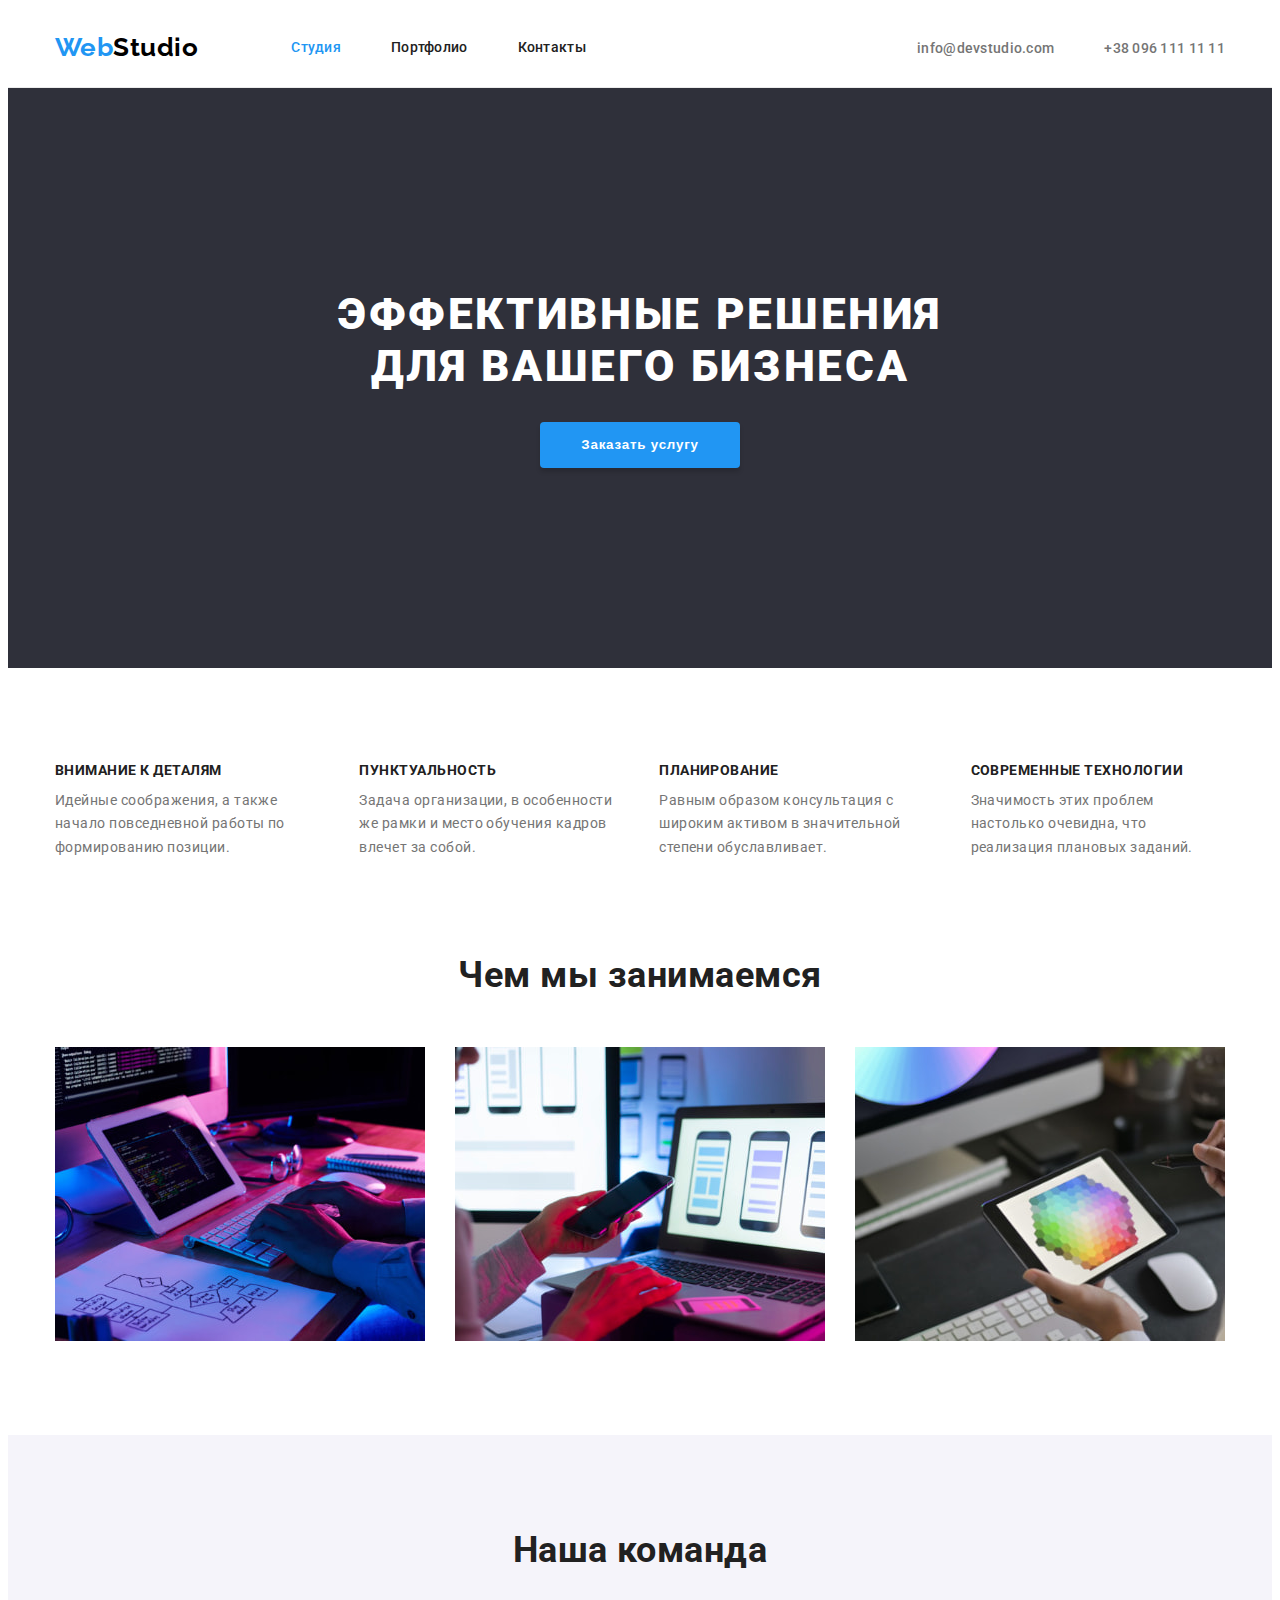
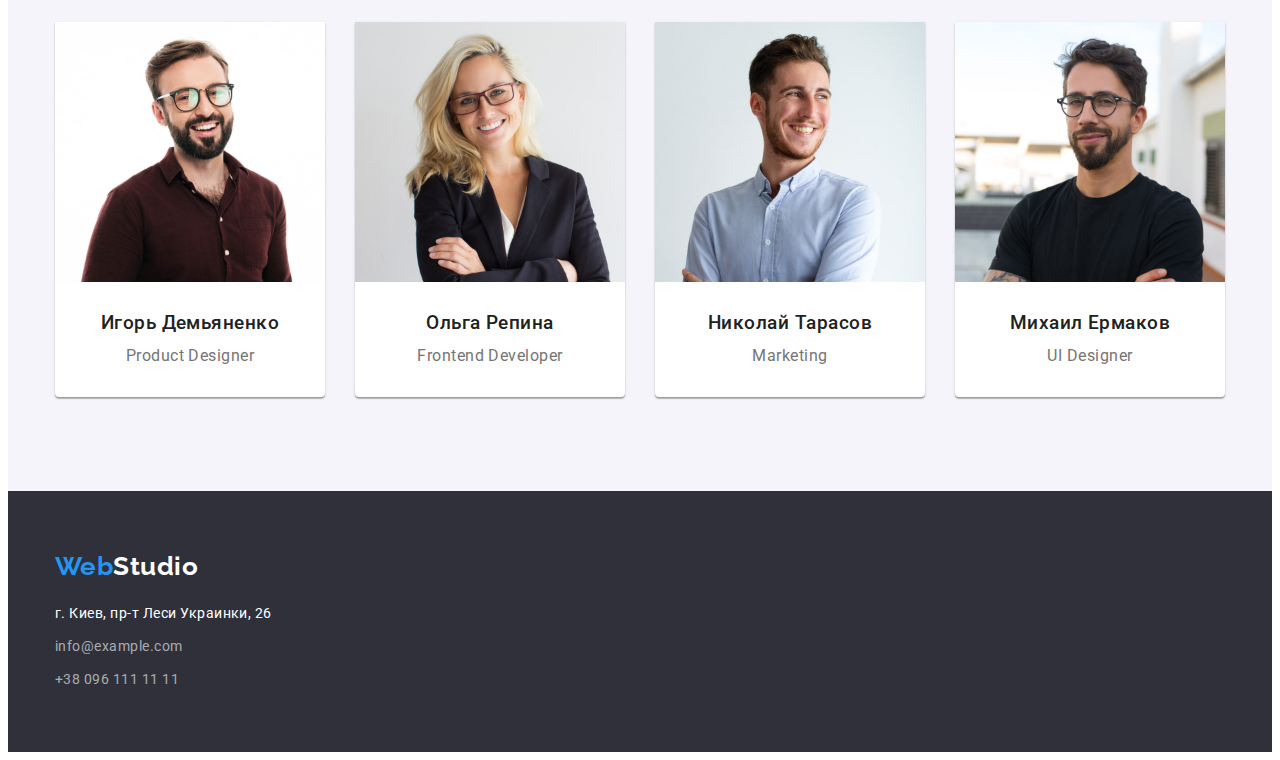
<file: index.html>
<!DOCTYPE html>
<html lang="ru">
  <head>
    <meta charset="UTF-8" />
    <meta http-equiv="X-UA-Compatible" content="IE=edge" />
    <meta name="viewport" content="width=device-width, initial-scale=1.0" />
    <title>WebStudio</title>
    <link
      rel="stylesheet"
      href="https://cdnjs.cloudflare.com/ajax/libs/modern-normalize/1.1.0/modern-normalize.min.css"
      integrity="sha512-wpPYUAdjBVSE4KJnH1VR1HeZfpl1ub8YT/NKx4PuQ5NmX2tKuGu6U/JRp5y+Y8XG2tV+wKQpNHVUX03MfMFn9Q=="
      crossorigin="anonymous"
      referrerpolicy="no-referrer"
    />
    <link rel="stylesheet" href="./css/styles.css" />
    <link rel="preconnect" href="https://fonts.googleapis.com" />
    <link rel="preconnect" href="https://fonts.gstatic.com" crossorigin />
    <link
      href="https://fonts.googleapis.com/css2?family=Raleway:wght@700&family=Roboto:wght@400;500;700;900&display=swap"
      rel="stylesheet"
    />
  </head>

  <body>
    <!-- Шапка сайту -->
    <header class="header">
      <div class="container main">
        <a lang="en" class="logo" href="./index.html"><span class="accent">Web</span>Studio</a>
        <nav>
          <ul class="site-nav">
            <li class="item"><a class="link corrent" href="./index.html">Студия</a></li>
            <li class="item"><a class="link" href="./portfolio.html">Портфолио</a></li>
            <li class="item"><a class="link" href="/">Контакты</a></li>
          </ul>
        </nav>
        <ul class="adr-nav">
          <li class="item">
            <a class="e-mail" href="mailto:info@devstudio.com">info@devstudio.com</a>
          </li>
          <li class="item"><a class="tel" href="tel:+380961111111">+38 096 111 11 11</a></li>
        </ul>
      </div>
    </header>
    <!-- Герой -->
    <main>
      <section class="section hero">
        <div class="container flex">
          <h1 class="hero-title">Эффективные решения для вашего бизнеса</h1>
          <button type="button" class="hero-btn">Заказать услугу</button>
        </div>
      </section>
      <!-- Особливості -->
      <section class="section">
        <div class="container">
          <h2 class="features-title">Особенности</h2>
          <ul class="features">
            <li class="item">
              <h3 class="features-subtitle">Внимание к деталям</h3>
              <p class="text">
                Идейные соображения, а также начало повседневной работы по формированию позиции.
              </p>
            </li>

            <li class="item">
              <h3 class="features-subtitle">Пунктуальность</h3>
              <p class="text">
                Задача организации, в особенности же рамки и место обучения кадров влечет за собой.
              </p>
            </li>
            <li class="item">
              <h3 class="features-subtitle">Планирование</h3>
              <p class="text">
                Равным образом консультация с широким активом в значительной степени обуславливает.
              </p>
            </li>
            <li class="item">
              <h3 class="features-subtitle">Современные технологии</h3>
              <p class="text">
                Значимость этих проблем настолько очевидна, что реализация плановых заданий.
              </p>
            </li>
          </ul>
        </div>
      </section>
      <!-- Приклади -->
      <section class="section gallery">
        <div class="container">
          <h2 class="title">Чем мы занимаемся</h2>
          <ul class="gallery-list">
            <li>
              <img class="gallery-img" src="./images/box1.jpg" alt="Програмирование" width="370" />
            </li>
            <li>
              <img
                class="gallery-img"
                src="./images/box2.jpg"
                alt="Создание мобильного приложения"
                width="370"
              />
            </li>
            <li>
              <img class="gallery-img" src="./images/box3.jpg" alt="Веб-дизайн" width="370" />
            </li>
          </ul>
        </div>
      </section>
      <!-- Команда -->
      <section class="section team">
        <div class="container">
          <h2 class="title">Наша команда</h2>
          <ul class="team-list">
            <li class="team-card">
              <img src="./images/team1.jpg" alt="Игорь Демьяненко" width="270" height="260" />
              <div class="team-desc">
                <h3 class="team-subtitle">Игорь Демьяненко</h3>
                <p lang="en" class="team-text">Product Designer</p>
              </div>
            </li>

            <li class="team-card">
              <img src="./images/team2.jpg" alt="Ольга Репина" width="270" height="260" />
              <div class="team-desc">
                <h3 class="team-subtitle">Ольга Репина</h3>
                <p lang="en" class="team-text">Frontend Developer</p>
              </div>
            </li>
            <li class="team-card">
              <img src="./images/team3.jpg" alt="Николай Тарасов" width="270" height="260" />
              <div class="team-desc">
                <h3 class="team-subtitle">Николай Тарасов</h3>
                <p lang="en" class="team-text">Marketing</p>
              </div>
            </li>
            <li class="team-card">
              <img src="./images/team4.jpg" alt="Михаил Ермаков" width="270" height="260" />
              <div class="team-desc">
                <h3 class="team-subtitle">Михаил Ермаков</h3>
                <p lang="en" class="team-text">UI Designer</p>
              </div>
            </li>
          </ul>
        </div>
      </section>
    </main>
    <!-- Футер -->
    <footer class="footer">
      <div class="container">
        <a lang="en" class="logo" href="./index.html"><span class="accent">Web</span>Studio</a>
        <address>
          <ul class="footer-adr">
            <li>г. Киев, пр-т Леси Украинки, 26</li>
            <li><a href="mailto:info@devstudio.com">info@example.com</a></li>
            <li><a href="tel:+380961111111">+38 096 111 11 11</a></li>
          </ul>
        </address>
      </div>
    </footer>
  </body>
</html>
</file>
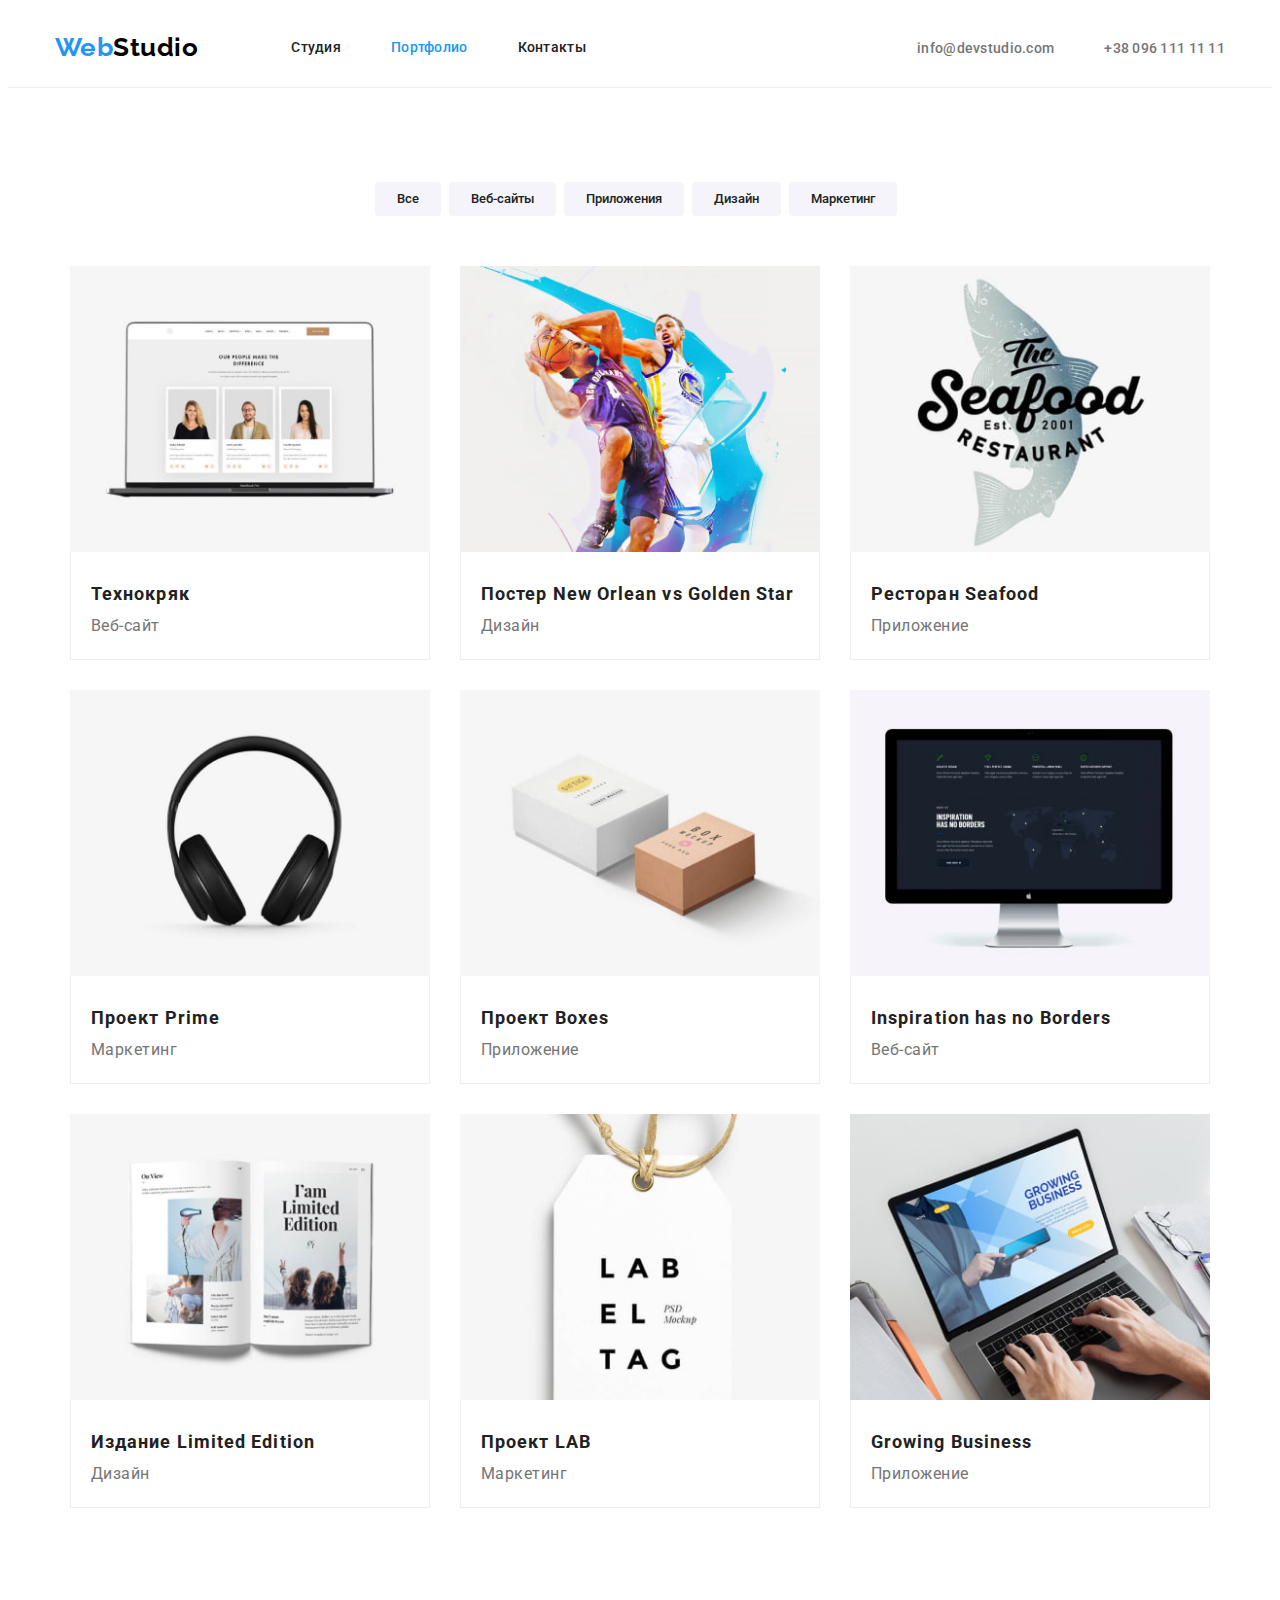
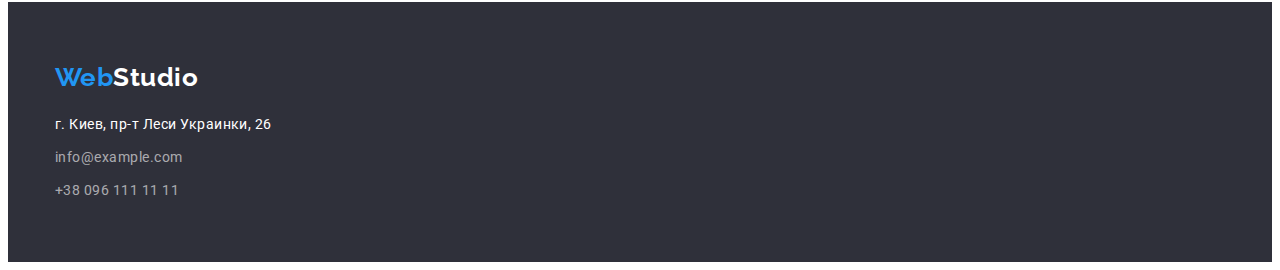
<file: portfolio.html>
<!DOCTYPE html>
<html lang="ru">
  <head>
    <meta charset="UTF-8" />
    <meta http-equiv="X-UA-Compatible" content="IE=edge" />
    <meta name="viewport" content="width=device-width, initial-scale=1.0" />
    <title>WebStudio</title>
    <link
      rel="stylesheet"
      href="https://cdnjs.cloudflare.com/ajax/libs/modern-normalize/1.1.0/modern-normalize.min.css"
      integrity="sha512-wpPYUAdjBVSE4KJnH1VR1HeZfpl1ub8YT/NKx4PuQ5NmX2tKuGu6U/JRp5y+Y8XG2tV+wKQpNHVUX03MfMFn9Q=="
      crossorigin="anonymous"
      referrerpolicy="no-referrer"
    />
    <link rel="stylesheet" href="./css/styles.css" />
    <link rel="preconnect" href="https://fonts.googleapis.com" />
    <link rel="preconnect" href="https://fonts.gstatic.com" crossorigin />
    <link
      href="https://fonts.googleapis.com/css2?family=Raleway:wght@700&family=Roboto:wght@400;500;700;900&display=swap"
      rel="stylesheet"
    />
  </head>
  <body>
    <!-- Шапка сайту -->
    <header class="header">
      <div class="container main">
        <a lang="en" class="logo" href="./index.html"><span class="accent">Web</span>Studio</a>
        <nav>
          <ul class="site-nav">
            <li class="item"><a class="link" href="./index.html">Студия</a></li>
            <li class="item"><a class="link corrent" href="./portfolio.html">Портфолио</a></li>
            <li class="item"><a class="link" href="/">Контакты</a></li>
          </ul>
        </nav>
        <ul class="adr-nav">
          <li class="item">
            <a class="e-mail" href="mailto:info@devstudio.com">info@devstudio.com</a>
          </li>
          <li class="item"><a class="tel" href="tel:+380961111111">+38 096 111 11 11</a></li>
        </ul>
      </div>
    </header>
    <!-- Портфоліо -->
    <main>
      <section class="section">
        <div class="container">
          <!--Фільтри -->
          <ul class="filters">
            <li><button type="button" class="filters-btn">Все</button></li>
            <li><button type="button" class="filters-btn">Веб-сайты</button></li>
            <li><button type="button" class="filters-btn">Приложения</button></li>
            <li><button type="button" class="filters-btn">Дизайн</button></li>
            <li><button type="button" class="filters-btn">Маркетинг</button></li>
          </ul>

          <!-- Макети робіт -->

          <h1 class="portfolio-title">Портфолио</h1>
          <ul class="portfolio">
            <li class="element">
              <a>
                <img src="./images/site.jpg" alt="Технокряк" />
                <div class="work">
                  <h2 class="portfolio-subtitle">Технокряк</h2>
                  <p>Веб-сайт</p>
                </div>
              </a>
            </li>

            <li class="element">
              <a>
                <img src="./images/poster.jpg" alt="Постер" />
                <div class="work">
                  <h2 lang="en" class="portfolio-subtitle">Постер New Orlean vs Golden Star</h2>
                  <p>Дизайн</p>
                </div>
              </a>
            </li>

            <li class="element">
              <a>
                <img src="./images/seafood.jpg" alt="Ресторан" />
                <div class="work">
                  <h2 lang="en" class="portfolio-subtitle">Ресторан Seafood</h2>
                  <p>Приложение</p>
                </div></a
              >
            </li>

            <li class="element">
              <a>
                <img src="./images/prime.jpg" alt="Наушники" />
                <div class="work">
                  <h2 lang="en" class="portfolio-subtitle">Проект Prime</h2>
                  <p>Маркетинг</p>
                </div>
              </a>
            </li>

            <li class="element">
              <a>
                <img src="./images/boxes.jpg" alt="Коробки" />
                <div class="work">
                  <h2 lang="en" class="portfolio-subtitle">Проект Boxes</h2>
                  <p>Приложение</p>
                </div>
              </a>
            </li>

            <li class="element">
              <a>
                <img src="./images/notebook.jpg" alt="Ноутбук" />
                <div class="work">
                  <h2 lang="en" class="portfolio-subtitle">Inspiration has no Borders</h2>
                  <p>Веб-сайт</p>
                </div>
              </a>
            </li>

            <li class="element">
              <a>
                <img src="./images/book.jpg" alt="Книга" />
                <div class="work">
                  <h2 lang="en" class="portfolio-subtitle">Издание Limited Edition</h2>
                  <p>Дизайн</p>
                </div>
              </a>
            </li>

            <li class="element">
              <a>
                <img src="./images/lab.jpg" alt="Проект" />
                <div class="work">
                  <h2 lang="en" class="portfolio-subtitle">Проект LAB</h2>
                  <p>Маркетинг</p>
                </div>
              </a>
            </li>

            <li class="element">
              <a>
                <img src="./images/business.jpg" alt="Приложение" />
                <div class="work">
                  <h2 lang="en" class="portfolio-subtitle">Growing Business</h2>
                  <p>Приложение</p>
                </div>
              </a>
            </li>
          </ul>
        </div>
      </section>
    </main>

    <!-- Футер -->
    <footer class="footer">
      <div class="container">
        <a lang="en" class="logo" href="./index.html"><span class="accent">Web</span>Studio</a>
        <address>
          <ul class="footer-adr">
            <li>г. Киев, пр-т Леси Украинки, 26</li>
            <li><a href="mailto:info@devstudio.com">info@example.com</a></li>
            <li><a href="tel:+380961111111">+38 096 111 11 11</a></li>
          </ul>
        </address>
      </div>
    </footer>
  </body>
</html>
</file>
<file: css/styles.css>
/* головний колір #757575 */
/* другий колір #212121 */
/* білий #ffffff */
/* ефект #2196F3 */
/* чорний #000000 */

p,
h1,
h2,
h3,
h4,
h5,
h6 {
  margin: 0;
}

ul {
  margin: 0;
  padding-left: 0;
}

:root {
  --primary-text-color: #757575;
  --title-color: #212121;
  --accent-color: #2196f3;
  --white-color: #ffffff;
  --btn-background-color: #f5f4fa;
  --typical-margin: 30px;
}

* {
  box-sizing: border-box;
}

body {
  background-color: var(--white-color);
  color: var(--primary-text-color);
  font-family: 'Roboto', sans-serif;
  font-size: 16px;
  letter-spacing: 0.03em;
}
.container {
  width: 1200px;
  padding-left: 15px;
  padding-right: 15px;
  margin: 0 auto;
}

.section {
  padding-bottom: 94px;
  padding-top: 94px;
}

img {
  display: block;
  max-width: 100%;
}

.header {
  background: #ffffff;
  border-bottom: 1px solid #ececec;
}

/* Шапка сайту */

.main {
  display: flex;
  align-items: center;
}

.logo {
  color: #000;

  font-family: 'Raleway', sans-serif;
  text-decoration: none;
  font-size: 26px;
  line-height: 1.2;
  font-weight: 700;

  margin-right: 93px;
}

.accent {
  color: var(--accent-color);
}

/*  Навігація в шапці */

ul {
  list-style: none;
}

.site-nav {
  display: flex;
}

.site-nav .item:not(:last-child) {
  margin-right: 50px;
}

.site-nav .link {
  color: var(--title-color);

  text-decoration: none;
  font-weight: 500;
  font-size: 14px;
  line-height: 1.1;
  letter-spacing: 0.02em;

  display: block;
  padding-top: 32px;
  padding-bottom: 32px;
}

.site-nav .corrent {
  color: var(--accent-color);
}

.site-nav .link:hover,
.site-nav .link:focus {
  color: var(--accent-color);
}

.adr-nav .item:not(:last-child) {
  margin-right: 50px;
}

.adr-nav {
  display: flex;
  color: var(--title-color);
  margin-left: auto;
}

.e-mail,
.tel {
  text-decoration: none;
  color: var(--primary-text-color);

  font-weight: 500;
  font-size: 14px;
  line-height: 1.1;
  letter-spacing: 0.02em;

  padding-top: 32px;
  padding-bottom: 32px;
}

.e-mail:hover,
.e-mail:focus,
.tel:focus,
.tel:hover {
  color: var(--accent-color);
}

/* Герой */

.hero {
  background-color: #2f303a;
  text-align: center;
  padding: 200px 0;
}

.flex {
  display: flex;
  align-items: center;
  flex-direction: column;
}

.hero-title {
  color: var(--white-color);

  letter-spacing: 0.06em;
  text-transform: uppercase;
  font-weight: 900;
  font-size: 44px;
  max-width: 696px;
}

.hero-btn {
  color: #fff;
  background-color: var(--accent-color);

  cursor: pointer;
  font-weight: 700;
  line-height: 1.9;
  letter-spacing: 0.06em;
  border-radius: 4px;
  box-shadow: 0px 4px 4px #00000026;

  min-width: 200px;
  text-align: center;
  border: none;

  margin-top: var(--typical-margin);
  padding: 10px 32px;
}
.hero-btn:hover,
.hero-btn:focus {
  background: #188ce8;
  box-shadow: 0px 4px 4px rgba(0, 0, 0, 0.15);
  border-radius: 4px;
}

.portfolio-title,
.features-title {
  position: absolute;
  width: 1px;
  height: 1px;
  margin: -1px;
  border: 0;
  padding: 0;
  white-space: nowrap;
  clip-path: inset(100%);
  clip: rect(0 0 0 0);
  overflow: hidden;
}

.features {
  display: flex;
}

.features .item {
  width: calc(100% / 4- var(--typical-margin));
  margin-right: var(--typical-margin);
}

.features .item:last-child {
  margin-right: 0;
}

.features-subtitle {
  font-weight: 700;
  font-size: 14px;
  line-height: 1.2;
  text-transform: uppercase;

  color: var(--title-color);

  margin-bottom: 10px;
}

.text {
  font-size: 14px;
  line-height: 1.7;
}

.gallery {
  padding-top: 0;
}

.gallery-list {
  display: flex;
}

.gallery-list li {
  width: calc(100% / 3- var(--typical-margin));
  margin-right: var(--typical-margin);
}
.gallery-list li:last-child {
  margin-right: 0;
}

.title {
  font-weight: 700;
  font-size: 36px;
  line-height: 1.2;
  text-align: center;

  color: var(--title-color);

  margin-bottom: 50px;
}

.team {
  background-color: var(--btn-background-color);
}

.team-list {
  display: flex;
}

.team-card {
  box-shadow: 0px 1px 3px #0000001f, 0px 1px 1px #00000024, 0px 2px 1px #00000033;
  border-radius: 0px 0px 4px 4px;
  background-color: var(--white-color);

  width: calc(100% / 4- var(--typical-margin));
  margin-right: var(--typical-margin);
}

.team-card:last-child {
  margin-right: 0;
}

.team-desc {
  padding-top: 30px;
  padding-bottom: 30px;
  text-align: center;
}

.team-subtitle {
  font-weight: 500;
  line-height: 1.2;
  color: var(--title-color);
  margin-bottom: 10px;
  font-style: 16px;
}

.team-text {
  line-height: 1.4;
}

/* Футер */
.footer {
  background-color: #2f303a;
  padding-top: 60px;
  padding-bottom: 60px;
}

.footer .logo {
  display: inline-block;
  margin-right: 0;
  margin-bottom: 20px;

  color: var(--white-color);
  font-family: 'Raleway', sans-serif;
}

address {
  font-style: normal;
}

.footer-adr {
  font-size: 14px;
  line-height: 1.7;
  color: var(--white-color);
}
.footer-adr a {
  color: rgba(255, 255, 255, 0.6);
  text-decoration: none;
}

.footer-adr a:focus,
.footer-adr a:hover {
  color: var(--accent-color);
}

.footer-adr > li {
  margin-bottom: 9px;
}

.footer-adr > li:last-child {
  margin-bottom: 0;
}

.address {
  color: var(--white-color);
}

/* Портфоліо */

.filters {
  display: flex;
  justify-content: center;
  margin-bottom: 50px;
}

.filters li {
  margin-right: 8px;
}

.filters-btn {
  background-color: #f5f4fa;
  color: var(--title-color);
  border-radius: 4px;

  font-weight: 500;
  line-height: 1.6;
  text-align: center;
  cursor: pointer;
  font-family: 'Roboto', sans-serif;

  border: none;
  padding: 6px 22px;
}

.filters-btn:focus,
.filters-btn:hover,
.filters-btn:active {
  color: var(--white-color);
  background-color: var(--accent-color);
  filter: drop-shadow(0px 2px 2px rgba(0, 0, 0, 0.25));
}

.portfolio {
  display: flex;
  flex-wrap: wrap;
  justify-content: center;
}

.element {
  width: calc(100% / 3 - 30px);
  margin-right: var(--typical-margin);
  margin-bottom: var(--typical-margin);
}

.element:nth-child(3n) {
  margin-right: 0;
}

.element:nth-last-child(-n + 3) {
  margin-bottom: 0;
}

.work {
  padding: 24px 20px;
  background: var(--white-color);
  border: 1px solid #eeeeee;
  border-top: none;
}

.portfolio-subtitle {
  font-weight: 700;
  color: var(--title-color);
  font-size: 18px;
  line-height: 2;
  letter-spacing: 0.06em;
  margin-bottom: 4px;
}
li > p {
  line-height: 1.9;
}
</file>
